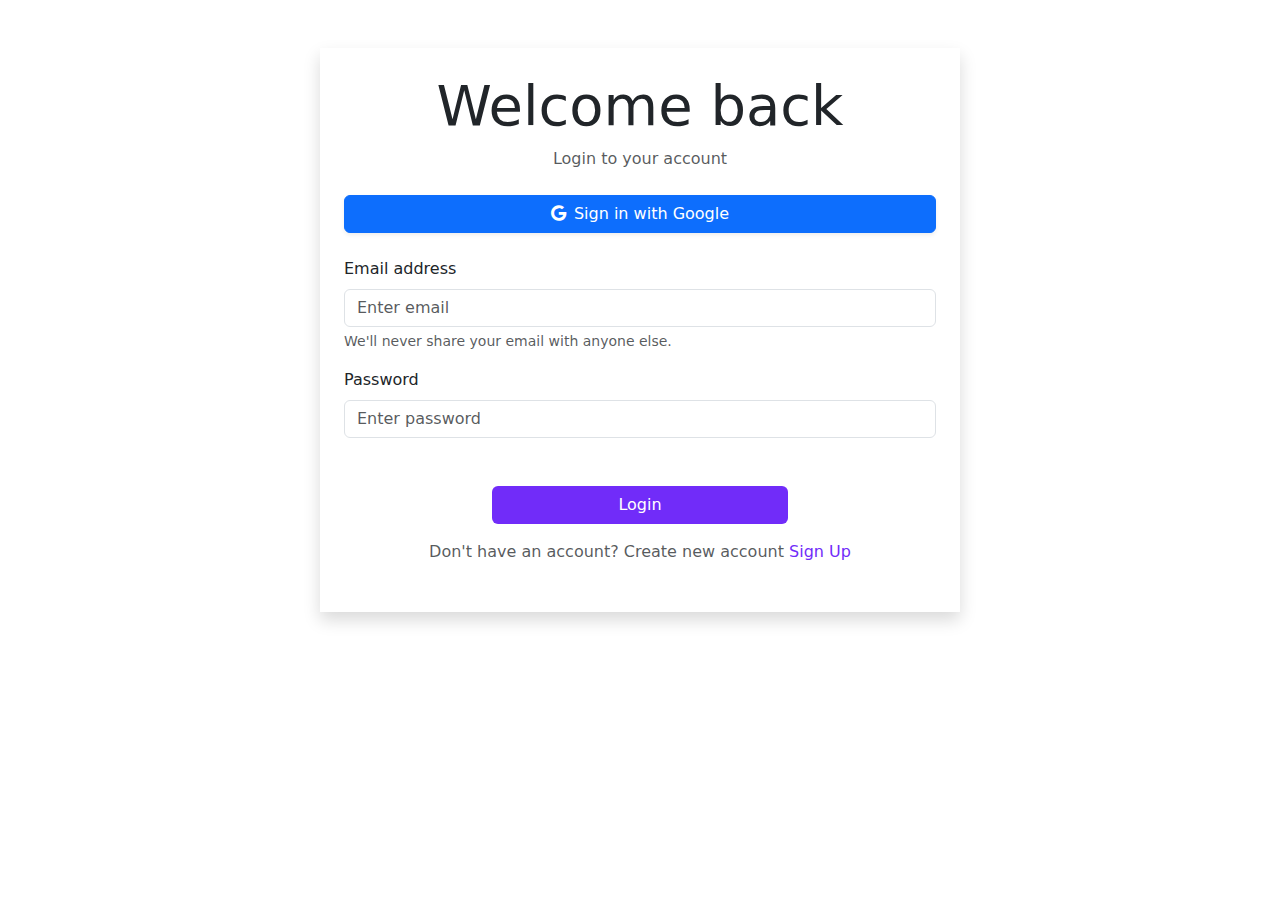
<file: login.html>
<!DOCTYPE html>
<html lang="en">
<head>
    <meta charset="UTF-8">
    <meta name="viewport" content="width=device-width, initial-scale=1.0">
    <title>Login</title>
    <link href="https://cdn.jsdelivr.net/npm/bootstrap@5.3.3/dist/css/bootstrap.min.css" rel="stylesheet" integrity="sha384-QWTKZyjpPEjISv5WaRU9OFeRpok6YctnYmDr5pNlyT2bRjXh0JMhjY6hW+ALEwIH" crossorigin="anonymous">
    <link href="https://cdnjs.cloudflare.com/ajax/libs/font-awesome/6.0.0-beta3/css/all.min.css" rel="stylesheet">
</head>
<body>
    <div class="container w-50 shadow p-4 mt-5">
    <form>
        <h1 class="display-4 text-center">Welcome back</h1>
  <p class="text-center text-muted mb-4">Login to your account</p>
  <button type="button" class="btn btn-primary w-100 mb-4 shadow-sm">
    <i class="fa-brands fa-google me-2"></i>Sign in with Google
</button>

  <div class="mb-3">
    <label for="exampleInputEmail1" class="form-label">Email address</label>
    <input type="email" class="form-control" id="exampleInputEmail1" aria-describedby="emailHelp" placeholder="Enter email">
    <div id="emailHelp" class="form-text">We'll never share your email with anyone else.</div>
  </div>
  <div class="mb-3">
    <label for="exampleInputPassword1" class="form-label">Password</label>
    <input type="password" class="form-control" id="exampleInputPassword1"  placeholder="Enter password">
  </div>
 <div class="text-center mt-5 ">
    <button type="submit"  class="btn w-50 mb-3" style="background-color:  rgb(113 44 249); color: white;">Login</button>
 </div>
 <p class="text-center text-muted mb-4">Don't have an account? Create new account <a href="signup.html" style="color: #712cf9; text-decoration: none;">Sign Up</a></p>

</form>
    </div>
<script src="https://cdn.jsdelivr.net/npm/bootstrap@5.3.3/dist/js/bootstrap.bundle.min.js" integrity="sha384-YvpcrYf0tY3lHB60NNkmXc5s9fDVZLESaAA55NDzOxhy9GkcIdslK1eN7N6jIeHz" crossorigin="anonymous"></script>
</body>
</html>
</file>
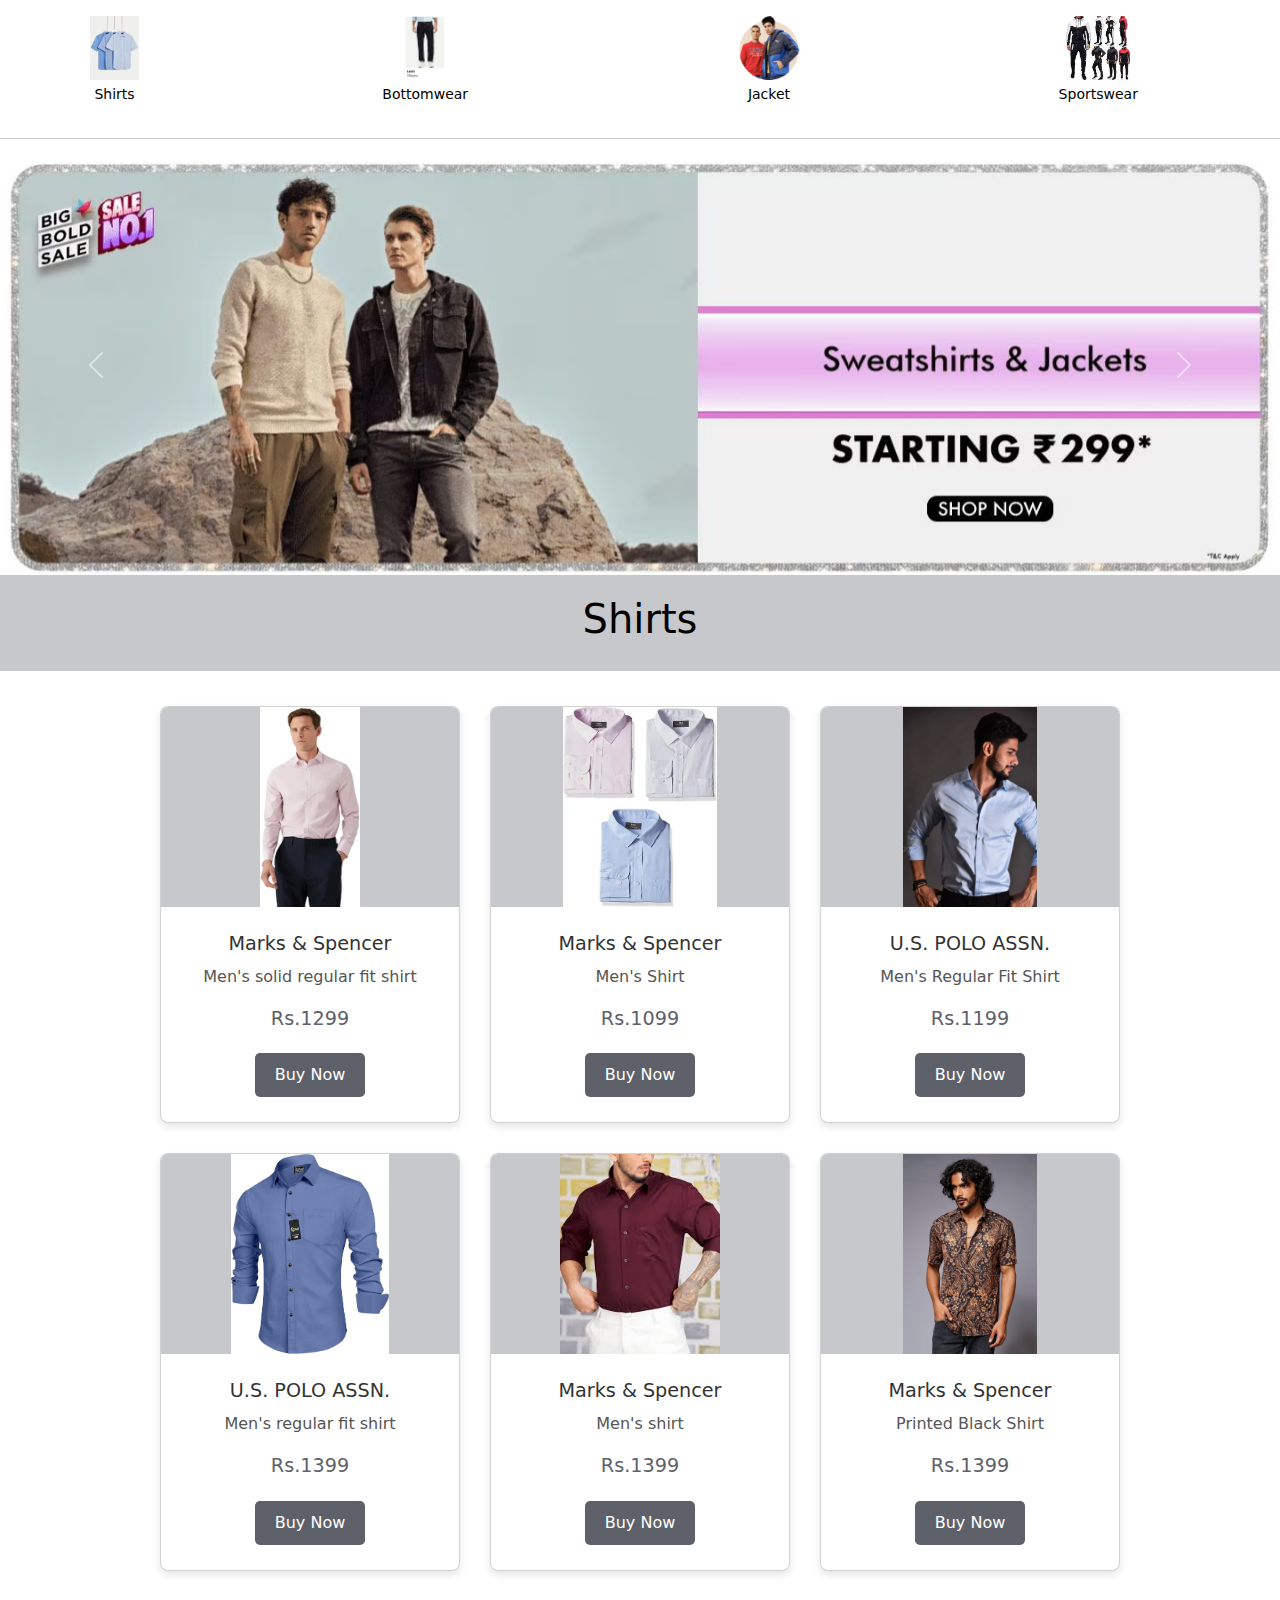
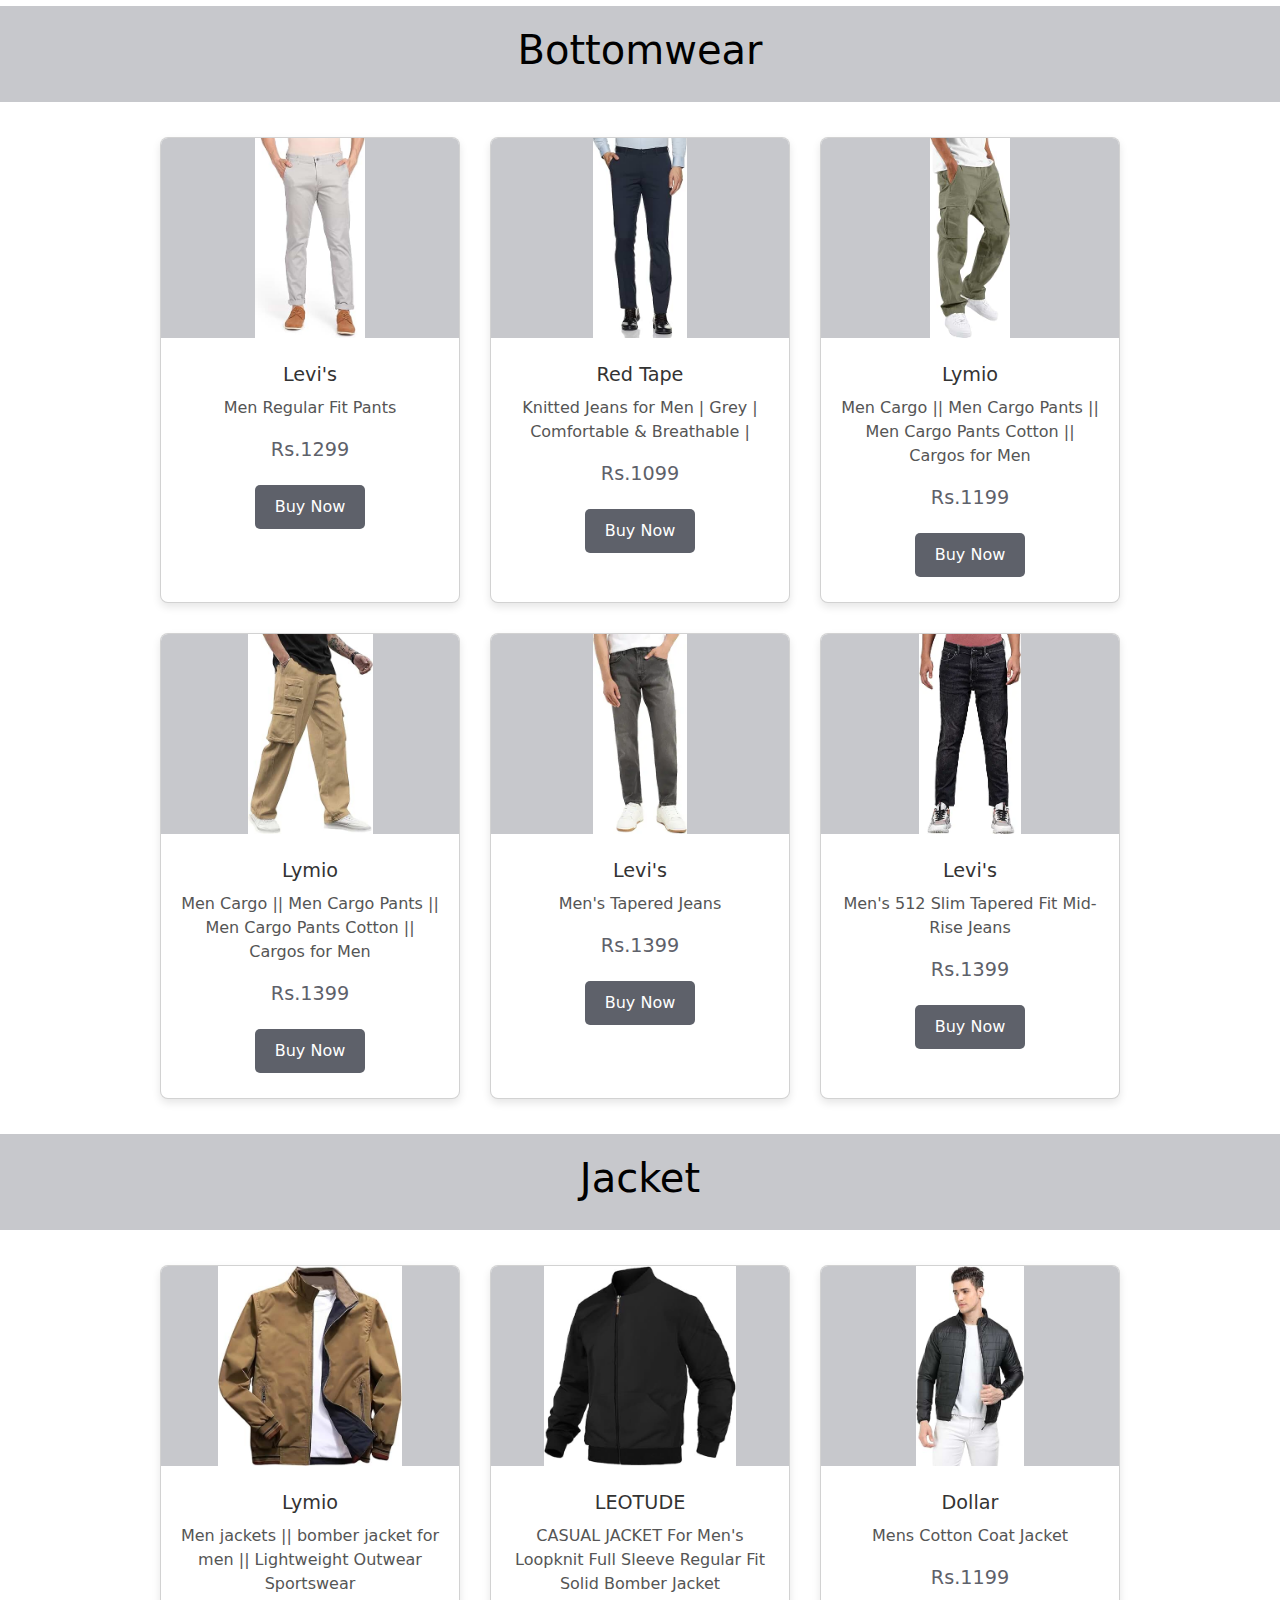
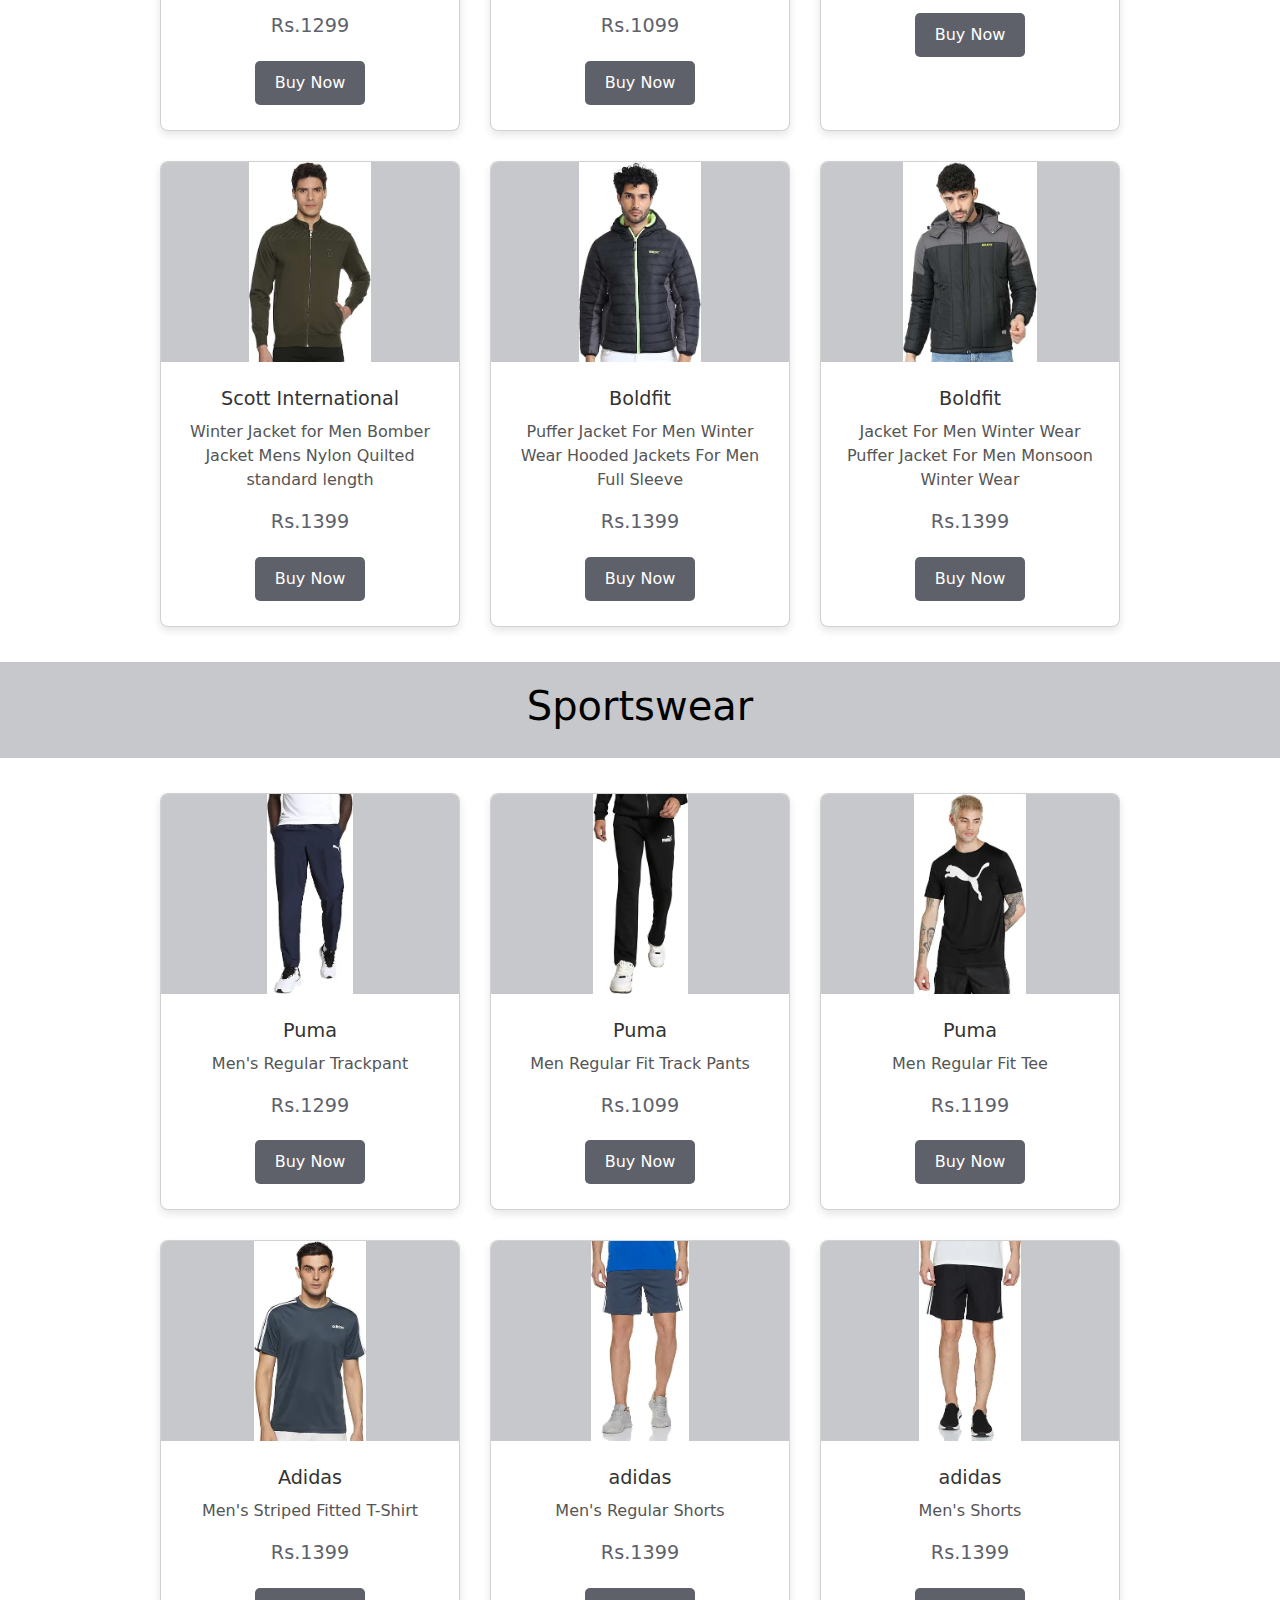
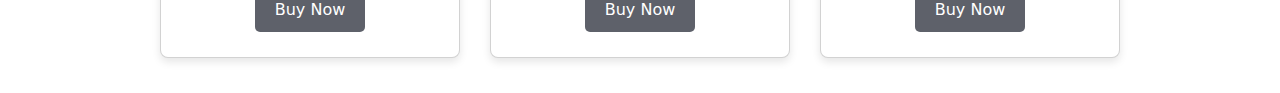
<file: product.html>
<!DOCTYPE html>
<html lang="en">
  <head>
    <meta charset="UTF-8" />
    <meta name="viewport" content="width=device-width, initial-scale=1.0" />
    <title>Product</title>
    <link
      href="https://cdn.jsdelivr.net/npm/bootstrap@5.3.3/dist/css/bootstrap.min.css"
      rel="stylesheet"
      integrity="sha384-QWTKZyjpPEjISv5WaRU9OFeRpok6YctnYmDr5pNlyT2bRjXh0JMhjY6hW+ALEwIH"
      crossorigin="anonymous"
    />
    <script
      src="https://cdn.jsdelivr.net/npm/bootstrap@5.3.3/dist/js/bootstrap.bundle.min.js"
      integrity="sha384-YvpcrYf0tY3lHB60NNkmXc5s9fDVZLESaAA55NDzOxhy9GkcIdslK1eN7N6jIeHz"
      crossorigin="anonymous"
    ></script>
    <style>
      .Items {
        padding-top: 15px;
        padding-bottom: 15px;
      }

      #item-table {
        width: 100%;
        text-align: center;
      }

      .Item-img {
        height: 64px;
      }

      .Item-tag {
        font-size: 14px;
      }

      .Item-tag:hover {
        color: #a9760e;
      }
      .header {
        text-align: center;
        padding: 20px;
        background-color: #c7c8cc;
        color: black;
      }

      .container {
        display: flex;
        flex-wrap: wrap;
        justify-content: center;
        padding: 20px;
      }
      .card {
        background: white;
        margin: 15px;
        border-radius: 8px;
        box-shadow: 0 4px 8px rgba(0, 0, 0, 0.1);
        width: 300px;
        overflow: hidden;
      }
      .card img {
        width: 100%;
        height: 200px;
        object-fit: cover;
      }
      .card-body {
        padding: 15px;
        text-align: center;
      }
      .card-title {
        font-size: 1.2em;
        margin: 10px 0;
        color: #333;
      }
      .card-text {
        font-size: 1em;
        color: #555;
      }
      .price {
        font-size: 1.2em;
        color: #5e616a;
        margin: 10px 0;
      }
      .buy-btn {
        display: inline-block;
        padding: 10px 20px;
        margin: 10px 0;
        background-color: #5e616a;
        color: white;
        text-decoration: none;
        border-radius: 5px;
      }
      .buy-btn:hover {
        background-color: #5e616a;
      }
    </style>
  </head>
  <body>
    <main>
      <div class="Items">
        <table id="item-table">
          <tbody>
            <tr>
              <td>
                <a href="#shirts"
                  ><img src="./images/shirt.avif" alt="Shirts" class="Item-img"
                /></a>
              </td>
              <td>
                <a href="#bottom"
                  ><img
                    src="./images/bottom.png"
                    alt="Bottomwear"
                    class="Item-img"
                /></a>
              </td>
              <td>
                <a href="#jacket"
                  ><img
                    src="./images/winterwear.png"
                    alt="Jacket"
                    class="Item-img"
                /></a>
              </td>
              <td>
                <a href="#sport"
                  ><img
                    src="./images/sportswear.jpg"
                    alt="Sportswear"
                    class="Item-img"
                /></a>
              </td>
            </tr>
            <tr>
              <td>
                <a
                  href="#shirts"
                  class="Item-tag"
                  style="text-decoration: none; color: black"
                  >Shirts</a
                >
              </td>
              <td>
                <a
                  href="#bottom"
                  class="Item-tag"
                  style="text-decoration: none; color: black"
                  >Bottomwear</a
                >
              </td>
              <td>
                <a
                  href="#jacket"
                  class="Item-tag"
                  style="text-decoration: none; color: black"
                  >Jacket</a
                >
              </td>
              <td>
                <a
                  href="#sport"
                  class="Item-tag"
                  style="text-decoration: none; color: black"
                  >Sportswear</a
                >
              </td>
            </tr>
          </tbody>
        </table>
      </div>
      <hr />
      <div id="carouselExample" class="carousel slide">
        <div class="carousel-inner">
          <div class="carousel-item active">
            <img src="./images/c1.avif" class="d-block w-100" alt="..." />
          </div>
          <div class="carousel-item">
            <img src="./images/c2.avif" class="d-block w-100" alt="..." />
          </div>
          <div class="carousel-item">
            <img src="./images/c3.jpg" class="d-block w-100" alt="..." />
          </div>
        </div>
        <button
          class="carousel-control-prev"
          type="button"
          data-bs-target="#carouselExample"
          data-bs-slide="prev"
        >
          <span class="carousel-control-prev-icon" aria-hidden="true"></span>
          <span class="visually-hidden">Previous</span>
        </button>
        <button
          class="carousel-control-next"
          type="button"
          data-bs-target="#carouselExample"
          data-bs-slide="next"
        >
          <span class="carousel-control-next-icon" aria-hidden="true"></span>
          <span class="visually-hidden">Next</span>
        </button>
      </div>

      <div class="header">
        <h1>Shirts</h1>
      </div>
      <div class="container" id="shirts">
        <div class="card">
          <img
            src="./images/s2.webp"
            alt="Marks & Spencer"
            style="object-fit: contain; background-color: #c7c8cc"
          />
          <div class="card-body">
            <h3 class="card-title">Marks & Spencer</h3>
            <p class="card-text">Men's solid regular fit shirt</p>
            <p class="price">Rs.1299</p>
            <a href="#" class="buy-btn">Buy Now</a>
          </div>
        </div>

        <div class="card">
          <img
            src="./images/s1.webp"
            alt="Marks & Spencer"
            style="object-fit: contain; background-color: #c7c8cc"
          />
          <div class="card-body">
            <h3 class="card-title">Marks & Spencer</h3>
            <p class="card-text">Men's Shirt</p>
            <p class="price">Rs.1099</p>
            <a href="#" class="buy-btn">Buy Now</a>
          </div>
        </div>

        <div class="card">
          <img
            src="./images/s3.webp"
            alt="Shirt"
            style="object-fit: contain; background-color: #c7c8cc"
          />
          <div class="card-body">
            <h3 class="card-title">U.S. POLO ASSN.</h3>
            <p class="card-text">Men's Regular Fit Shirt</p>
            <p class="price">Rs.1199</p>
            <a href="#" class="buy-btn">Buy Now</a>
          </div>
        </div>

        <div class="card">
          <img
            src="./images/s4.jpg"
            alt="shirt"
            style="object-fit: contain; background-color: #c7c8cc"
          />
          <div class="card-body">
            <h3 class="card-title">U.S. POLO ASSN.</h3>
            <p class="card-text">Men's regular fit shirt</p>
            <p class="price">Rs.1399</p>
            <a href="#" class="buy-btn">Buy Now</a>
          </div>
        </div>

        <div class="card">
          <img
            src="./images/s5.jpg"
            alt=" "
            style="object-fit: contain; background-color: #c7c8cc"
          />
          <div class="card-body">
            <h3 class="card-title">Marks & Spencer</h3>
            <p class="card-text">Men's shirt</p>
            <p class="price">Rs.1399</p>
            <a href="#" class="buy-btn">Buy Now</a>
          </div>
        </div>

        <div class="card">
          <img
            src="./images/s6.webp"
            alt=""
            style="object-fit: contain; background-color: #c7c8cc"
          />
          <div class="card-body">
            <h3 class="card-title">Marks & Spencer</h3>
            <p class="card-text">Printed Black Shirt</p>
            <p class="price">Rs.1399</p>
            <a href="#" class="buy-btn">Buy Now</a>
          </div>
        </div>
      </div>
      <div class="header">
        <h1>Bottomwear</h1>
      </div>
      <div class="container" id="bottom">
        <div class="card">
          <img
            src="./images/b1.jpg"
            alt=" "
            style="object-fit: contain; background-color: #c7c8cc"
          />
          <div class="card-body">
            <h3 class="card-title">Levi's</h3>
            <p class="card-text">Men Regular Fit Pants</p>
            <p class="price">Rs.1299</p>
            <a href="#" class="buy-btn">Buy Now</a>
          </div>
        </div>

        <div class="card">
          <img
            src="./images/b2.jpg"
            alt=" "
            style="object-fit: contain; background-color: #c7c8cc"
          />
          <div class="card-body">
            <h3 class="card-title">Red Tape</h3>
            <p class="card-text">
              Knitted Jeans for Men | Grey | Comfortable & Breathable |
            </p>
            <p class="price">Rs.1099</p>
            <a href="#" class="buy-btn">Buy Now</a>
          </div>
        </div>

        <div class="card">
          <img
            src="./images/b3.jpg"
            alt=" "
            style="object-fit: contain; background-color: #c7c8cc"
          />
          <div class="card-body">
            <h3 class="card-title">Lymio</h3>
            <p class="card-text">
              Men Cargo || Men Cargo Pants || Men Cargo Pants Cotton || Cargos
              for Men
            </p>
            <p class="price">Rs.1199</p>
            <a href="#" class="buy-btn">Buy Now</a>
          </div>
        </div>

        <div class="card">
          <img
            src="./images/b4.jpg"
            alt=" "
            style="object-fit: contain; background-color: #c7c8cc"
          />
          <div class="card-body">
            <h3 class="card-title">Lymio</h3>
            <p class="card-text">
              Men Cargo || Men Cargo Pants || Men Cargo Pants Cotton || Cargos
              for Men
            </p>
            <p class="price">Rs.1399</p>
            <a href="#" class="buy-btn">Buy Now</a>
          </div>
        </div>

        <div class="card">
          <img
            src="./images/b5.webp"
            alt=" "
            style="object-fit: contain; background-color: #c7c8cc"
          />
          <div class="card-body">
            <h3 class="card-title">Levi's</h3>
            <p class="card-text">Men's Tapered Jeans</p>
            <p class="price">Rs.1399</p>
            <a href="#" class="buy-btn">Buy Now</a>
          </div>
        </div>

        <div class="card">
          <img
            src="./images/b6.webp"
            alt=""
            style="object-fit: contain; background-color: #c7c8cc"
          />
          <div class="card-body">
            <h3 class="card-title">Levi's</h3>
            <p class="card-text">Men's 512 Slim Tapered Fit Mid-Rise Jeans</p>
            <p class="price">Rs.1399</p>
            <a href="#" class="buy-btn">Buy Now</a>
          </div>
        </div>
      </div>
      <div class="header">
        <h1>Jacket</h1>
      </div>
      <div class="container" id="jacket">
        <div class="card">
          <img
            src="./images/j1.jpg"
            alt="Marks & Spencer"
            style="object-fit: contain; background-color: #c7c8cc"
          />
          <div class="card-body">
            <h3 class="card-title">Lymio</h3>
            <p class="card-text">
              Men jackets || bomber jacket for men || Lightweight Outwear
              Sportswear
            </p>
            <p class="price">Rs.1299</p>
            <a href="#" class="buy-btn">Buy Now</a>
          </div>
        </div>

        <div class="card">
          <img
            src="./images/j2.jpg"
            alt="Marks & Spencer"
            style="object-fit: contain; background-color: #c7c8cc"
          />
          <div class="card-body">
            <h3 class="card-title">LEOTUDE</h3>
            <p class="card-text">
              CASUAL JACKET For Men's Loopknit Full Sleeve Regular Fit Solid
              Bomber Jacket
            </p>
            <p class="price">Rs.1099</p>
            <a href="#" class="buy-btn">Buy Now</a>
          </div>
        </div>

        <div class="card">
          <img
            src="./images/j3.jpg"
            alt="Shirt"
            style="object-fit: contain; background-color: #c7c8cc"
          />
          <div class="card-body">
            <h3 class="card-title">Dollar</h3>
            <p class="card-text">Mens Cotton Coat Jacket</p>
            <p class="price">Rs.1199</p>
            <a href="#" class="buy-btn">Buy Now</a>
          </div>
        </div>

        <div class="card">
          <img
            src="./images/j4.jpg"
            alt="shirt"
            style="object-fit: contain; background-color: #c7c8cc"
          />
          <div class="card-body">
            <h3 class="card-title">Scott International</h3>
            <p class="card-text">
              Winter Jacket for Men Bomber Jacket Mens Nylon Quilted standard
              length
            </p>
            <p class="price">Rs.1399</p>
            <a href="#" class="buy-btn">Buy Now</a>
          </div>
        </div>

        <div class="card">
          <img
            src="./images/j5.jpg"
            alt=" "
            style="object-fit: contain; background-color: #c7c8cc"
          />
          <div class="card-body">
            <h3 class="card-title">Boldfit</h3>
            <p class="card-text">
              Puffer Jacket For Men Winter Wear Hooded Jackets For Men Full
              Sleeve
            </p>
            <p class="price">Rs.1399</p>
            <a href="#" class="buy-btn">Buy Now</a>
          </div>
        </div>

        <div class="card">
          <img
            src="./images/j6.jpg"
            alt=""
            style="object-fit: contain; background-color: #c7c8cc"
          />
          <div class="card-body">
            <h3 class="card-title">Boldfit</h3>
            <p class="card-text">
              Jacket For Men Winter Wear Puffer Jacket For Men Monsoon Winter
              Wear
            </p>
            <p class="price">Rs.1399</p>
            <a href="#" class="buy-btn">Buy Now</a>
          </div>
        </div>
      </div>
      <div class="header">
        <h1>Sportswear</h1>
      </div>
      <div class="container" id="sport">
        <div class="card">
          <img
            src="./images/sp1.webp"
            alt="Marks & Spencer"
            style="object-fit: contain; background-color: #c7c8cc"
          />
          <div class="card-body">
            <h3 class="card-title">Puma</h3>
            <p class="card-text">Men's Regular Trackpant</p>
            <p class="price">Rs.1299</p>
            <a href="#" class="buy-btn">Buy Now</a>
          </div>
        </div>

        <div class="card">
          <img
            src="./images/sp2.webp"
            alt="Marks & Spencer"
            style="object-fit: contain; background-color: #c7c8cc"
          />
          <div class="card-body">
            <h3 class="card-title">Puma</h3>
            <p class="card-text">Men Regular Fit Track Pants</p>
            <p class="price">Rs.1099</p>
            <a href="#" class="buy-btn">Buy Now</a>
          </div>
        </div>

        <div class="card">
          <img
            src="./images/sp3.webp"
            alt="Shirt"
            style="object-fit: contain; background-color: #c7c8cc"
          />
          <div class="card-body">
            <h3 class="card-title">Puma</h3>
            <p class="card-text">Men Regular Fit Tee</p>
            <p class="price">Rs.1199</p>
            <a href="#" class="buy-btn">Buy Now</a>
          </div>
        </div>

        <div class="card">
          <img
            src="./images/sp4.webp"
            alt="shirt"
            style="object-fit: contain; background-color: #c7c8cc"
          />
          <div class="card-body">
            <h3 class="card-title">Adidas</h3>
            <p class="card-text">Men's Striped Fitted T-Shirt</p>
            <p class="price">Rs.1399</p>
            <a href="#" class="buy-btn">Buy Now</a>
          </div>
        </div>

        <div class="card">
          <img
            src="./images/sp5.webp"
            alt=" "
            style="object-fit: contain; background-color: #c7c8cc"
          />
          <div class="card-body">
            <h3 class="card-title">adidas</h3>
            <p class="card-text">Men's Regular Shorts</p>
            <p class="price">Rs.1399</p>
            <a href="#" class="buy-btn">Buy Now</a>
          </div>
        </div>

        <div class="card">
          <img
            src="./images/sp6.webp"
            alt=""
            style="object-fit: contain; background-color: #c7c8cc"
          />
          <div class="card-body">
            <h3 class="card-title">adidas</h3>
            <p class="card-text">Men's Shorts</p>
            <p class="price">Rs.1399</p>
            <a href="#" class="buy-btn">Buy Now</a>
          </div>
        </div>
      </div>
    </main>
  </body>
</html>
</file>
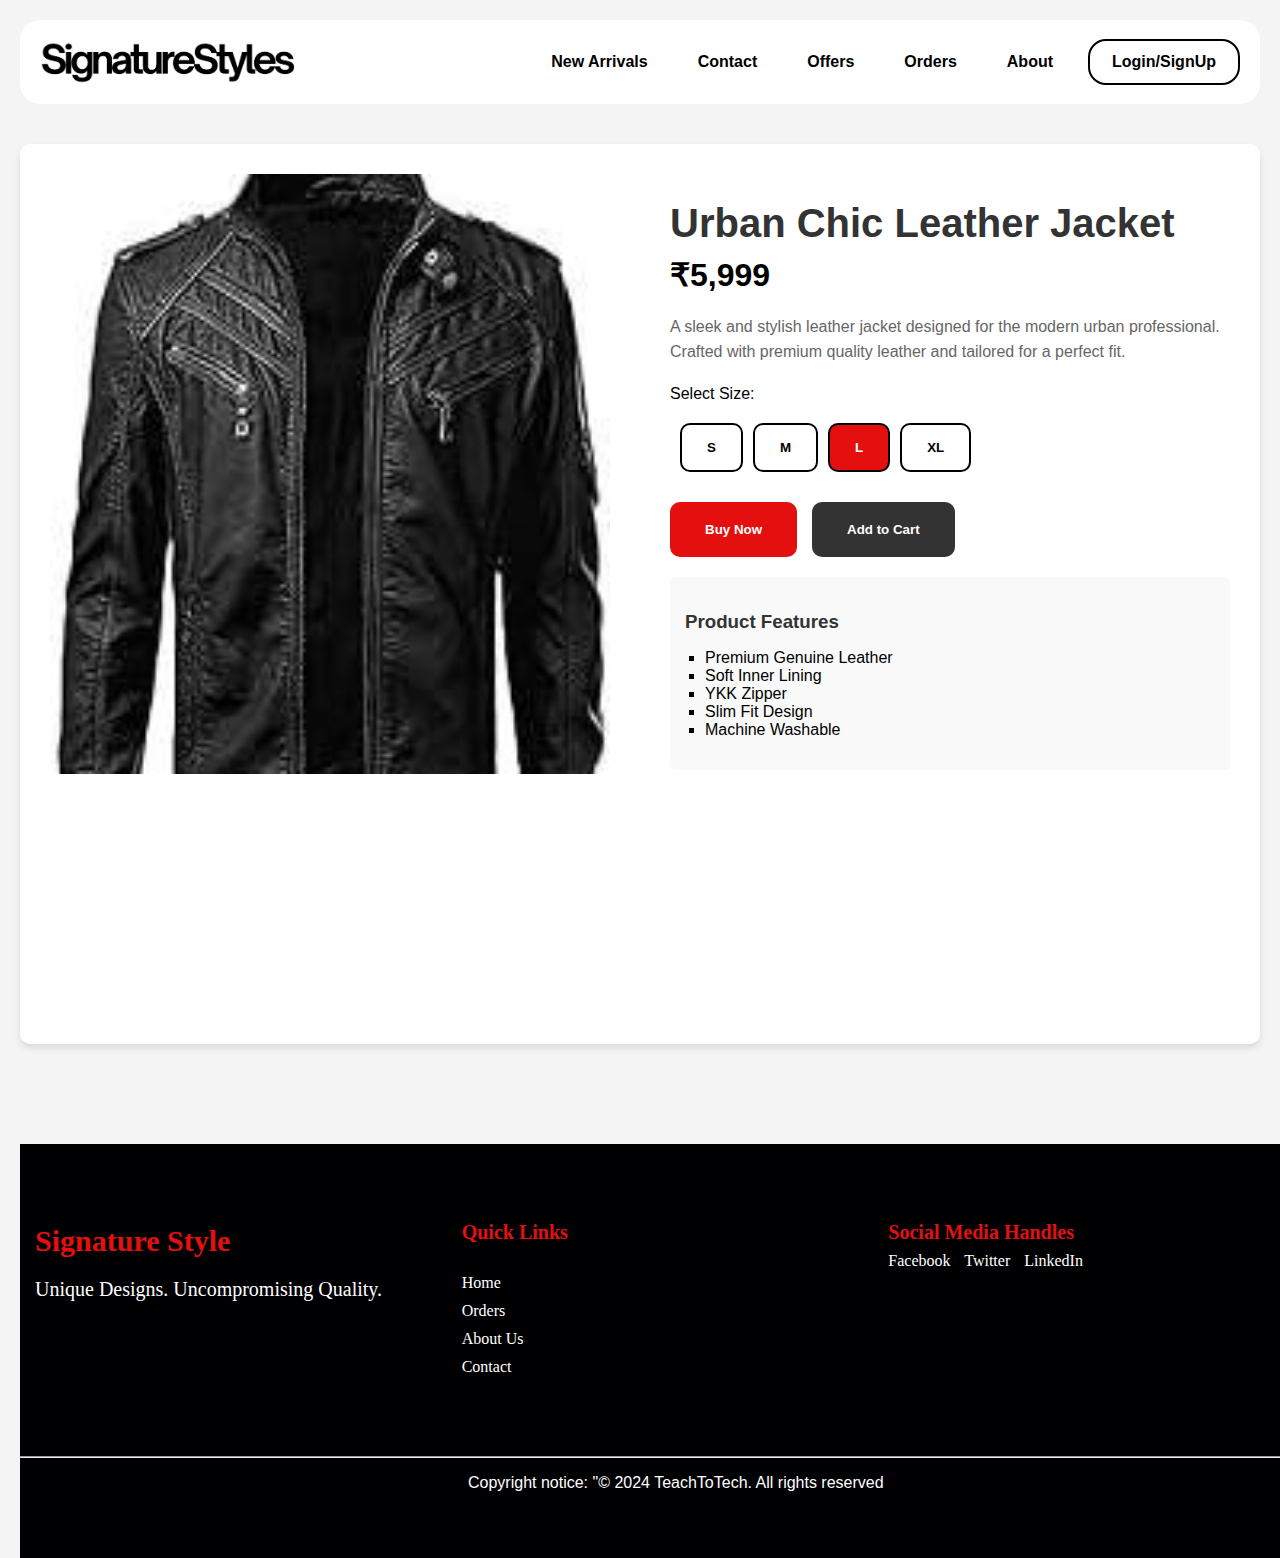
<file: product1.html>
<!DOCTYPE html>
<html lang="en">
  <head>
    <meta charset="UTF-8" />
    <meta name="viewport" content="width=device-width, initial-scale=1.0" />
    <title>Signature Styles - Product Details</title>
    <style>
      body {
        font-family: Arial, sans-serif;
        /* max-width: 1200px; */

        margin: 0 auto;
        padding: 20px;
        background-color: #f4f4f4;
      }
      .product-container {
        margin-top: 40px;
        height: 100vh;
        /* width: 100%; */
        display: flex;
        background-color: white;
        box-shadow: 0 4px 6px rgba(0, 0, 0, 0.1);
        border-radius: 10px;
        overflow: hidden;
      }
      .product-image {
        flex: 1;
        padding: 30px;
      }
      .product-image img {
        max-width: 100%;
        height: auto;
        border-radius: 10px;
      }
      .product-details {
        flex: 1;
        padding: 30px;
      }
      img.let {
        height: 600px;
      }
      .product-title {
        font-size: 2.5rem;
        margin-bottom: 10px;
        color: #333;
      }
      .product-price {
        font-size: 2rem;
        color: #000000;
        font-weight: bold;
        margin-bottom: 20px;
      }
      .product-description {
        color: #666;
        line-height: 1.6;
        margin-bottom: 20px;
      }
      .size-selector {
        margin-bottom: 20px;
      }
      .size-selector label {
        display: block;
        margin-bottom: 10px;
      }
      .size-buttons {
        display: flex;
        padding: 10px;
        gap: 10px;
      }
      .size-btn {
        padding: 15px 25px;
        border-radius: 10px;
        border: 2px solid #000000;
        background-color: white;
        cursor: pointer;
        transition: all 0.3s ease;
        font-weight: 700;
      }
      .size-btn:hover,
      .size-btn.active {
        background-color: #e41010;
        color: white;
      }
      .product-actions {
        display: flex;
        gap: 15px;
      }
      .btn {
        padding: 20px 35px;
        border: none;
        border-radius: 10px;
        cursor: pointer;
        font-weight: bold;
        transition: all 0.3s ease;
      }
      .btn-buy {
        background-color: #e41010;
        color: white;
      }
      .btn-cart {
        background-color: #333;
        color: white;
      }
      .btn:hover {
        opacity: 0.9;
        transform: scale(1.08);
      }
      .product-features {
        margin-top: 20px;
        background-color: #f9f9f9;
        padding: 15px;
        border-radius: 5px;
      }
      .product-features h3 {
        margin-bottom: 10px;
        font-weight: 700;
        color: #333;
      }
      .product-features ul {
        list-style-type: square;
        padding-left: 20px;
      }
      .navbar {
        display: flex;
        justify-content: space-between;
        align-items: center;
        background-color: white;
        color: black;
        padding: 10px 20px;
        border-radius: 20px;
        font-weight: 800;
      }

      img.logo {
        color: #161616;
        margin-left: 30px;
        text-decoration: none;
      }

      .imglogo {
        height: 60px;
        border-radius: 10px;
      }

      .menu {
        display: flex;
        justify-content: right;
        flex-grow: 2;
        margin-left: 25px;
      }

      .menu-item {
        color: #000000;
        margin: 10px 25px;
        text-decoration: none;
      }

      .button {
        margin-left: 10px;
        border: solid 2px black;
        border-radius: 18px;
        cursor: pointer;
        font-size: 16px;
      }

      .login-button {
        padding: 12px 22px;
        background-color: transparent;
        color: rgb(0, 0, 0);
        font-weight: 700;
        transition: 0.3s ease;
      }
      .login-button:hover {
        background-color: black;
        color: white;
      }
      .footer-links a {
  color: #fff;
  margin: 0 10px;
  text-decoration: none;
}

div.footer {
  margin-top: 100px;
  position: absolute;
  width: 100%;
  background-color: #000000;
}

.line {
  height: 0.2px;
  color: white;
  margin-top: 5%;
}

div.end p {
  margin-left: 35%;
  color: #ffffff;
}

.tech-footer {
  background-color: #000002;
  color: #ffffff;
  padding: 50px 0;
}

.footer-container {
  display: flex;
  justify-content: space-around;
  max-width: 1500px;
  margin: 0 auto;
  font-family: "Futura-bold";
}

.footer-column {
  flex: 1;
  margin: 0 15px;
}

.footer-column h3,
.footer-column h4 {
  color: #e41010;
  margin-bottom: 8px;
}

.footer-column ul {
  list-style: none;
  margin-top: 30px;
  padding: 0;
}

.footer-column ul li a {
  color: #ffffff;
  text-decoration: none;
  transition: color 0.3s ease;
  margin-top: 100px;
}

.footer-column ul li a:hover {
  color: #4ecdc4;
}

.social-icons a {
  color: #ffffff;
  margin-right: 10px;
  margin-top: 100px;
  text-decoration: none;
}

.footer-column p {
  font-size: 20px;
}

.footer-column ul li {
  margin-bottom: 10px;
}

.footer-column h4 {
  font-size: 20px;
}

.footer-column h3 {
  font-size: 30px;
}
    </style>
  </head>
  <body>
    <nav class="navbar">
      <div class="logo"><img class="imglogo" src="logo1.png" alt="" /></div>
      <div class="menu">
        <a href="product.html" class="menu-item">New Arrivals</a>
        <a href="#contact" class="menu-item">Contact</a>
        <a href="#contact" class="menu-item">Offers</a>
        <a href="#contact" class="menu-item">Orders</a>
        <a href="#about" class="menu-item">About</a>
      </div>

      <div>
        <!-- <img src="./search.png" alt="" class="imgx"> -->
        <button
          class="button login-button"
          onclick="location.href='login.html'"
        >
          Login/SignUp
        </button>
      </div>
    </nav>
    <div class="product-container">
      <div class="product-image">
        <img
          class="let"
          src="[data-uri]"
          alt="Signature Styles Jacket"
        />
      </div>
      <div class="product-details">
        <h1 class="product-title">Urban Chic Leather Jacket</h1>
        <div class="product-price">₹5,999</div>

        <div class="product-description">
          A sleek and stylish leather jacket designed for the modern urban
          professional. Crafted with premium quality leather and tailored for a
          perfect fit.
        </div>

        <div class="size-selector">
          <label>Select Size:</label>
          <div class="size-buttons">
            <button class="size-btn">S</button>
            <button class="size-btn">M</button>
            <button class="size-btn active">L</button>
            <button class="size-btn">XL</button>
          </div>
        </div>

        <div class="product-actions">
          <button class="btn btn-buy">Buy Now</button>
          <button class="btn btn-cart">Add to Cart</button>
        </div>

        <div class="product-features">
          <h3>Product Features</h3>
          <ul>
            <li>Premium Genuine Leather</li>
            <li>Soft Inner Lining</li>
            <li>YKK Zipper</li>
            <li>Slim Fit Design</li>
            <li>Machine Washable</li>
          </ul>
        </div>
      </div>
    </div>
    <div class="footer">
     <footer class="tech-footer">
         <div class="footer-container">
             <div class="footer-column">
                 <h3>Signature Style</h3>
                 <p>Unique Designs. Uncompromising Quality.</p>
             </div>

             <div class="footer-column">
                 <h4>Quick Links</h4>
                 <ul>
                     <li><a href="#">Home</a></li>
                     <li><a href="#">Orders</a></li>
                     <li><a href="#">About Us</a></li>
                     <li><a href="#">Contact</a></li>
                 </ul>
             </div>

             <div class="footer-column">
                 <h4>Social Media Handles</h4>
                 <div class="social-icons">
                     <a href="#" class="icon-facebook">Facebook</a>
                     <a href="#" class="icon-twitter">Twitter</a>
                     <a href="#" class="icon-linkedin">LinkedIn</a>
                 </div>
             </div>

            
         </div>
         <hr class="line">
         <div class="end">
             <p>Copyright notice: "© 2024 TeachToTech. All rights reserved</p>
         </div>
 </div>
    <script>
      document.querySelectorAll(".size-btn").forEach((btn) => {
        btn.addEventListener("click", () => {
          document
            .querySelectorAll(".size-btn")
            .forEach((b) => b.classList.remove("active"));
          btn.classList.add("active");
        });
      });

      document.querySelector(".btn-buy").addEventListener("click", () => {
        alert("Proceeding to checkout!");
      });

      document.querySelector(".btn-cart").addEventListener("click", () => {
        alert("Product added to cart!");
      });
    </script>
  </body>
</html>
</file>
